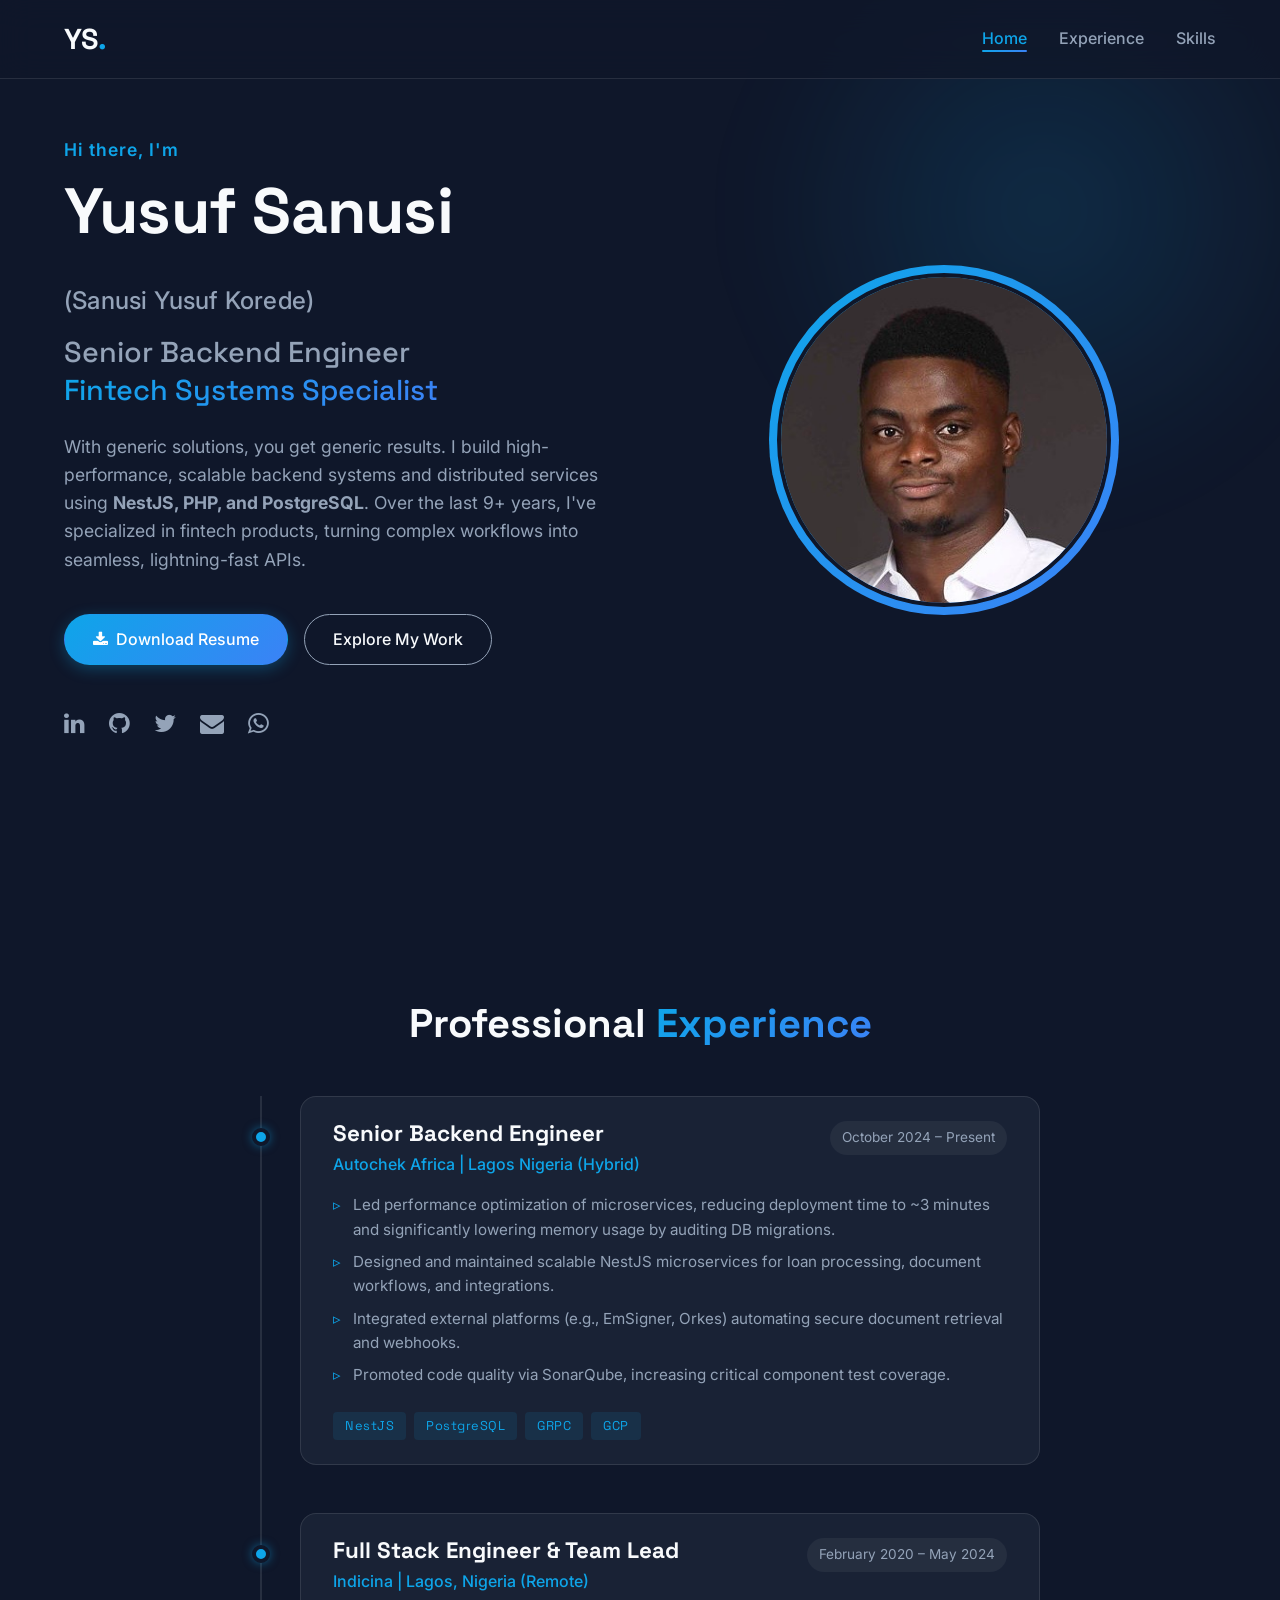
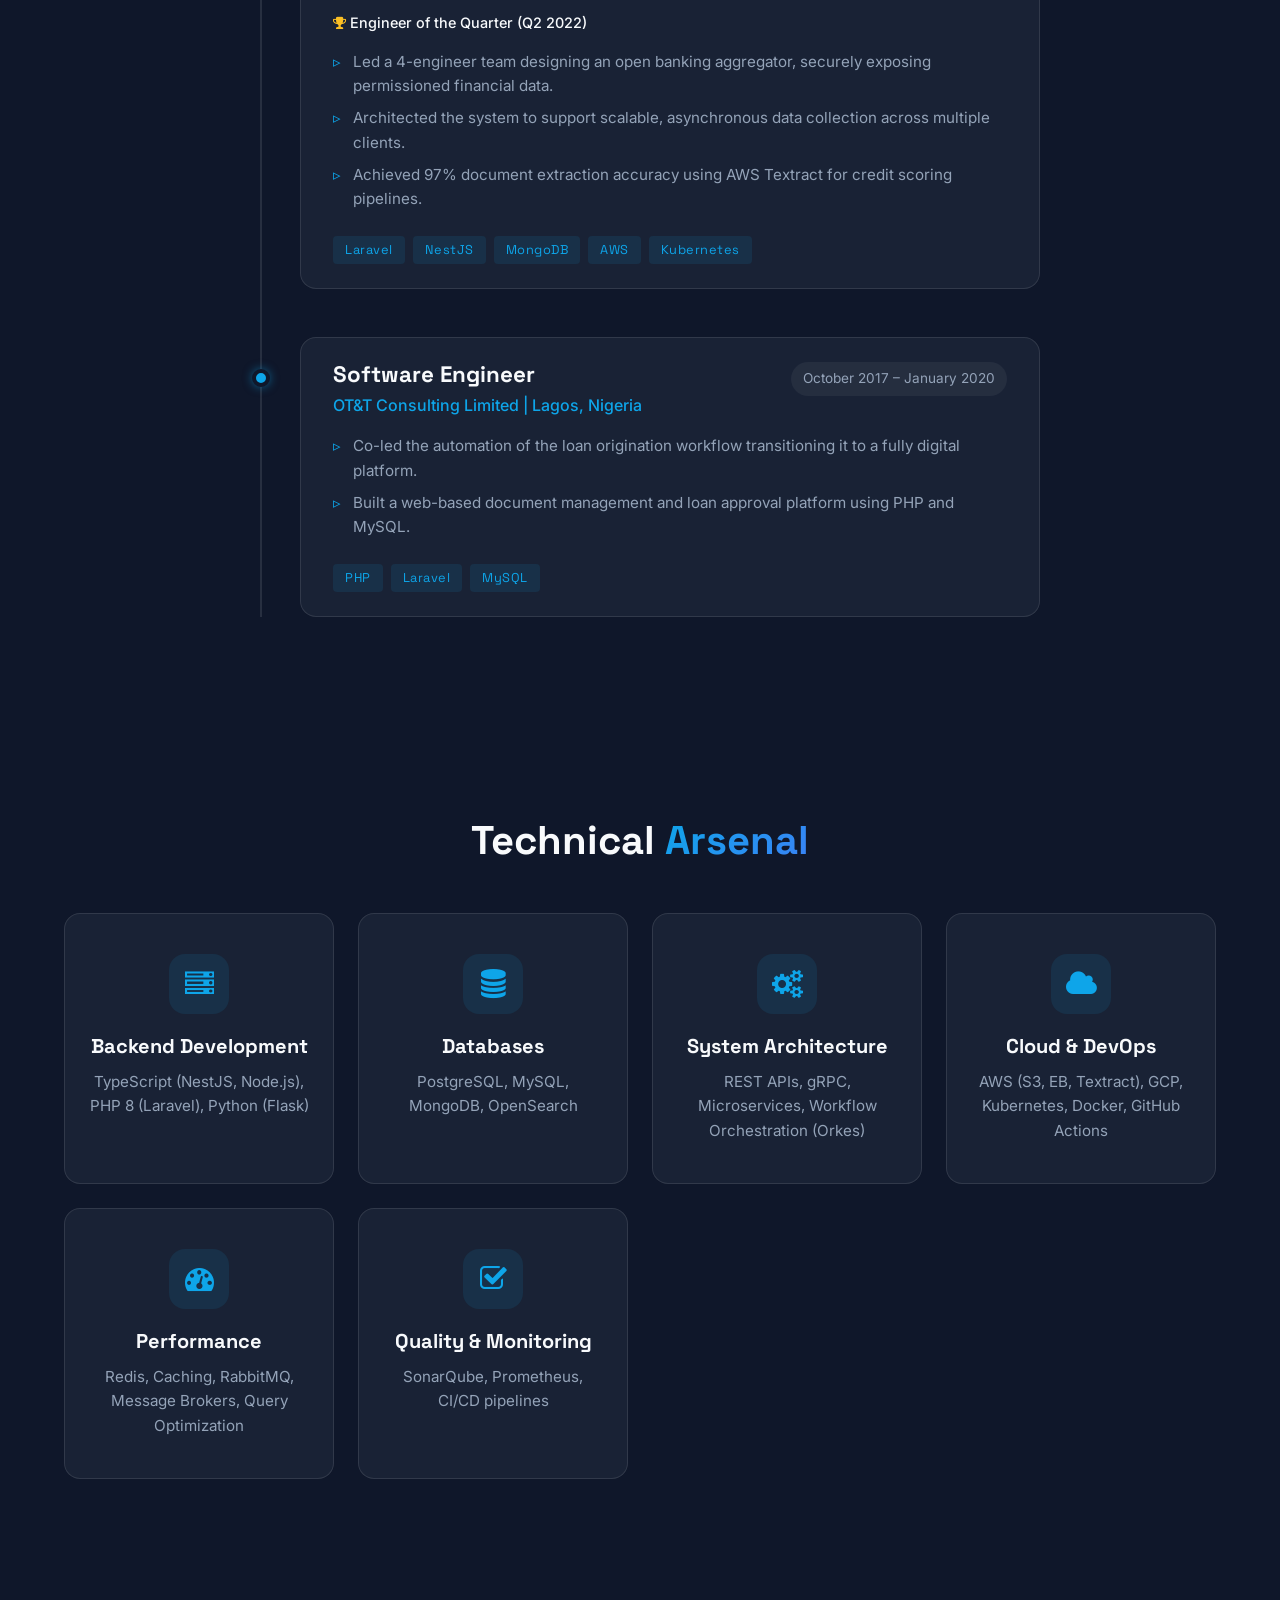
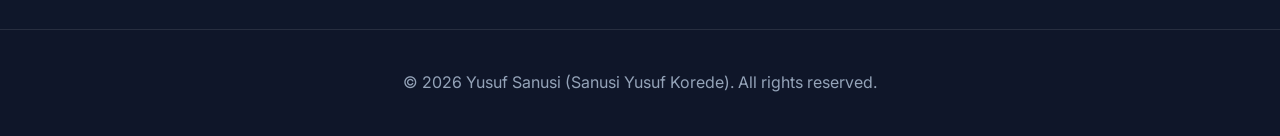
<file: index.html>
<!DOCTYPE html>
<html lang="en">

<head>
  <title>Yusuf Sanusi | Senior Backend Engineer | Fintech &amp; Distributed Systems</title>
  <meta charset="UTF-8" />
  <meta name="description"
    content="Yusuf Sanusi (Sanusi Yusuf Korede) — Senior Backend Engineer with 9+ years of experience building high-performance fintech systems, distributed microservices, and scalable APIs using NestJS, PHP, PostgreSQL, and AWS. Currently at Autochek Africa." />
  <meta name="keywords"
    content="Yusuf Sanusi, Sanusi Yusuf Korede, Yusuf Korede Sanusi, Backend Engineer, Senior Backend Engineer, NestJS, PHP, PostgreSQL, Fintech Engineer, Software Engineer Nigeria, Autochek Africa, skyusuf15" />
  <meta name="author" content="Yusuf Sanusi" />
  <meta name="robots" content="index, follow" />
  <meta name="viewport" content="width=device-width, initial-scale=1.0" />

  <!-- Canonical URL -->
  <link rel="canonical" href="https://skyusuf15.github.io/" />

  <!-- Open Graph / Social Sharing -->
  <meta property="og:type" content="profile" />
  <meta property="og:title" content="Yusuf Sanusi | Senior Backend Engineer | Fintech &amp; Distributed Systems" />
  <meta property="og:description"
    content="Senior Backend Engineer with 9+ years of experience in fintech, distributed systems, and scalable APIs. Currently building at Autochek Africa using NestJS, PHP, PostgreSQL, and AWS." />
  <meta property="og:image" content="https://skyusuf15.github.io/img/ugsabfjkuysjcgKUWBRJEGCKn1.jpg" />
  <meta property="og:url" content="https://skyusuf15.github.io/" />
  <meta property="og:site_name" content="Yusuf Sanusi — Portfolio" />
  <meta property="profile:first_name" content="Yusuf" />
  <meta property="profile:last_name" content="Sanusi" />

  <!-- Twitter Card -->
  <meta name="twitter:card" content="summary_large_image" />
  <meta name="twitter:site" content="@sanusikorede1" />
  <meta name="twitter:creator" content="@sanusikorede1" />
  <meta name="twitter:title" content="Yusuf Sanusi | Senior Backend Engineer | Fintech &amp; Distributed Systems" />
  <meta name="twitter:description"
    content="Senior Backend Engineer with 9+ years of experience in fintech, distributed systems, and scalable APIs. Currently building at Autochek Africa." />
  <meta name="twitter:image" content="https://skyusuf15.github.io/img/ugsabfjkuysjcgKUWBRJEGCKn1.jpg" />

  <!-- Favicon -->
  <link href="img/favicon.ico" rel="shortcut icon" />

  <!-- Google Fonts -->
  <link rel="preconnect" href="https://fonts.googleapis.com">
  <link rel="preconnect" href="https://fonts.gstatic.com" crossorigin>
  <link
    href="https://fonts.googleapis.com/css2?family=Inter:wght@300;400;500;600&family=Space+Grotesk:wght@500;700&display=swap"
    rel="stylesheet">

  <!-- FontAwesome -->
  <link rel="stylesheet" href="https://stackpath.bootstrapcdn.com/font-awesome/4.7.0/css/font-awesome.min.css" />

  <!-- Custom Styles -->
  <link rel="stylesheet" href="css/style.css" />

  <!-- JSON-LD Schema Markup (Person) -->
  <script type="application/ld+json">
  {
    "@context": "https://schema.org",
    "@type": "Person",
    "name": "Yusuf Sanusi",
    "alternateName": "Sanusi Yusuf Korede",
    "jobTitle": "Senior Backend Engineer",
    "worksFor": {
      "@type": "Organization",
      "name": "Autochek Africa",
      "url": "https://autochek.africa"
    },
    "alumniOf": {
      "@type": "CollegeOrUniversity",
      "name": "Imo State University"
    },
    "address": {
      "@type": "PostalAddress",
      "addressLocality": "Abeokuta",
      "addressCountry": "Nigeria"
    },
    "url": "https://skyusuf15.github.io/",
    "image": "https://skyusuf15.github.io/img/ugsabfjkuysjcgKUWBRJEGCKn1.jpg",
    "sameAs": [
      "https://www.linkedin.com/in/skyusuf15/",
      "https://github.com/skyusuf15",
      "mailto:sanusikorede@gmail.com"
    ],
    "knowsAbout": [
      "NestJS",
      "NodeJS",
      "PHP",
      "Laravel",
      "TypeScript",
      "JavaScript",
      "Python",
      "MySQL",
      "PostgreSQL",
      "AWS",
      "RabbitMQ",
      "Redis",
      "Fintech",
      "Microservices",
      "Distributed Systems",
      "Backend Engineering"
    ]
  }
  </script>
</head>

<body>

  <!-- Navigation -->
  <nav class="navbar glass" role="navigation" aria-label="Main navigation">
    <div class="container nav-content">
      <div class="logo">
        <a href="#home" class="logo-text" aria-label="Yusuf Sanusi — Home">YS<span>.</span></a>
      </div>
      <ul class="nav-links">
        <li><a href="#home">Home</a></li>
        <li><a href="#experience">Experience</a></li>
        <li><a href="#skills">Skills</a></li>
      </ul>
    </div>
  </nav>

  <!-- Hero Section -->
  <header id="home" class="hero section" role="banner">
    <div class="container hero-container">
      <div class="hero-text">
        <span class="greeting">Hi there, I'm</span>
        <h1 class="title">Yusuf Sanusi
          <br>
          <span class="name-alt">(Sanusi Yusuf Korede)</span>
        </h1>
        <h2 class="subtitle">Senior Backend Engineer <br> <span class="gradient-text">Fintech Systems Specialist</span>
        </h2>
        <p class="description">
          With generic solutions, you get generic results. I build high-performance, scalable backend systems and
          distributed services using <strong>NestJS, PHP, and PostgreSQL</strong>. Over the last 9+ years, I've
          specialized in fintech products, turning complex workflows into seamless, lightning-fast APIs.
        </p>
        <div class="hero-actions">
          <a href="files/Yusuf_Sanusi_Resume.pdf" id="btn-download-resume" class="btn btn-primary" target="_blank"
            rel="noopener noreferrer" aria-label="Download Yusuf Sanusi's Resume PDF">
            <i class="fa fa-download" aria-hidden="true"></i> Download Resume
          </a>
          <a href="#experience" id="btn-explore-work" class="btn btn-secondary"
            aria-label="Explore Yusuf Sanusi's professional experience">Explore My Work</a>
        </div>
        <div class="social-links" role="list" aria-label="Social media links">
          <a href="https://www.linkedin.com/in/skyusuf15/" target="_blank" rel="noopener noreferrer"
            aria-label="Yusuf Sanusi on LinkedIn" role="listitem">
            <i class="fa fa-linkedin" aria-hidden="true"></i>
          </a>
          <a href="https://github.com/skyusuf15" target="_blank" rel="noopener noreferrer"
            aria-label="Yusuf Sanusi on GitHub" role="listitem">
            <i class="fa fa-github" aria-hidden="true"></i>
          </a>
          <a href="https://twitter.com/sanusikorede1" target="_blank" rel="noopener noreferrer"
            aria-label="Yusuf Sanusi on Twitter / X" role="listitem">
            <i class="fa fa-twitter" aria-hidden="true"></i>
          </a>
          <a href="mailto:sanusikorede@gmail.com" aria-label="Email Yusuf Sanusi" role="listitem">
            <i class="fa fa-envelope" aria-hidden="true"></i>
          </a>
          <a href="https://api.whatsapp.com/send?phone=2348104864908" target="_blank" rel="noopener noreferrer"
            aria-label="Contact Yusuf Sanusi on WhatsApp" role="listitem">
            <i class="fa fa-whatsapp" aria-hidden="true"></i>
          </a>
        </div>
      </div>
      <div class="hero-image-container">
        <div class="image-wrapper glow-effect">
          <img src="img/ugsabfjkuysjcgKUWBRJEGCKn1.jpg"
            alt="Yusuf Sanusi — Senior Backend Engineer and Fintech Systems Specialist"
            class="profile-img"
            width="350"
            height="350"
            loading="eager"
            fetchpriority="high" />
        </div>
      </div>
    </div>
  </header>

  <!-- Experience Section -->
  <section id="experience" class="section timeline-section" aria-labelledby="experience-title">
    <div class="container">
      <h2 id="experience-title" class="section-title">Professional <span class="gradient-text">Experience</span></h2>
      <div class="timeline">

        <!-- Job 1 -->
        <article class="timeline-item appear-anim">
          <div class="timeline-dot" aria-hidden="true"></div>
          <div class="timeline-content glass-card">
            <div class="timeline-header">
              <div>
                <h3>Senior Backend Engineer</h3>
                <span class="company">Autochek Africa | Lagos Nigeria (Hybrid)</span>
              </div>
              <span class="date"><time datetime="2024-10">October 2024</time> – Present</span>
            </div>
            <ul class="timeline-details" aria-label="Key achievements at Autochek Africa">
              <li>Led performance optimization of microservices, reducing deployment time to ~3 minutes and
                significantly lowering memory usage by auditing DB migrations.</li>
              <li>Designed and maintained scalable NestJS microservices for loan processing, document workflows, and
                integrations.</li>
              <li>Integrated external platforms (e.g., EmSigner, Orkes) automating secure document retrieval and
                webhooks.</li>
              <li>Promoted code quality via SonarQube, increasing critical component test coverage.</li>
            </ul>
            <div class="tech-stack" aria-label="Technologies used">
              <span class="tech-tag">NestJS</span>
              <span class="tech-tag">PostgreSQL</span>
              <span class="tech-tag">GRPC</span>
              <span class="tech-tag">GCP</span>
            </div>
          </div>
        </article>

        <!-- Job 2 -->
        <article class="timeline-item appear-anim">
          <div class="timeline-dot" aria-hidden="true"></div>
          <div class="timeline-content glass-card">
            <div class="timeline-header">
              <div>
                <h3>Full Stack Engineer &amp; Team Lead</h3>
                <span class="company">Indicina | Lagos, Nigeria (Remote)</span>
              </div>
              <span class="date"><time datetime="2020-02">February 2020</time> – <time datetime="2024-05">May 2024</time></span>
            </div>
            <p class="timeline-award"><i class="fa fa-trophy highlight-yellow" aria-hidden="true"></i> Engineer of the Quarter (Q2 2022)
            </p>
            <ul class="timeline-details" aria-label="Key achievements at Indicina">
              <li>Led a 4-engineer team designing an open banking aggregator, securely exposing permissioned financial
                data.</li>
              <li>Architected the system to support scalable, asynchronous data collection across multiple clients.</li>
              <li>Achieved 97% document extraction accuracy using AWS Textract for credit scoring pipelines.</li>
            </ul>
            <div class="tech-stack" aria-label="Technologies used">
              <span class="tech-tag">Laravel</span>
              <span class="tech-tag">NestJS</span>
              <span class="tech-tag">MongoDB</span>
              <span class="tech-tag">AWS</span>
              <span class="tech-tag">Kubernetes</span>
            </div>
          </div>
        </article>

        <!-- Job 3 -->
        <article class="timeline-item appear-anim">
          <div class="timeline-dot" aria-hidden="true"></div>
          <div class="timeline-content glass-card">
            <div class="timeline-header">
              <div>
                <h3>Software Engineer</h3>
                <span class="company">OT&amp;T Consulting Limited | Lagos, Nigeria</span>
              </div>
              <span class="date"><time datetime="2017-10">October 2017</time> – <time datetime="2020-01">January 2020</time></span>
            </div>
            <ul class="timeline-details" aria-label="Key achievements at OT&T Consulting">
              <li>Co-led the automation of the loan origination workflow transitioning it to a fully digital platform.
              </li>
              <li>Built a web-based document management and loan approval platform using PHP and MySQL.</li>
            </ul>
            <div class="tech-stack" aria-label="Technologies used">
              <span class="tech-tag">PHP</span>
              <span class="tech-tag">Laravel</span>
              <span class="tech-tag">MySQL</span>
            </div>
          </div>
        </article>

      </div>
    </div>
  </section>

  <!-- Skills Section -->
  <section id="skills" class="section skills-section" aria-labelledby="skills-title">
    <div class="container">
      <h2 id="skills-title" class="section-title">Technical <span class="gradient-text">Arsenal</span></h2>

      <div class="skills-grid">
        <div class="skill-card glass-card">
          <div class="icon-box" aria-hidden="true"><i class="fa fa-server"></i></div>
          <h3>Backend Development</h3>
          <p>TypeScript (NestJS, Node.js), PHP 8 (Laravel), Python (Flask)</p>
        </div>

        <div class="skill-card glass-card">
          <div class="icon-box" aria-hidden="true"><i class="fa fa-database"></i></div>
          <h3>Databases</h3>
          <p>PostgreSQL, MySQL, MongoDB, OpenSearch</p>
        </div>

        <div class="skill-card glass-card">
          <div class="icon-box" aria-hidden="true"><i class="fa fa-cogs"></i></div>
          <h3>System Architecture</h3>
          <p>REST APIs, gRPC, Microservices, Workflow Orchestration (Orkes)</p>
        </div>

        <div class="skill-card glass-card">
          <div class="icon-box" aria-hidden="true"><i class="fa fa-cloud"></i></div>
          <h3>Cloud &amp; DevOps</h3>
          <p>AWS (S3, EB, Textract), GCP, Kubernetes, Docker, GitHub Actions</p>
        </div>

        <div class="skill-card glass-card">
          <div class="icon-box" aria-hidden="true"><i class="fa fa-tachometer"></i></div>
          <h3>Performance</h3>
          <p>Redis, Caching, RabbitMQ, Message Brokers, Query Optimization</p>
        </div>

        <div class="skill-card glass-card">
          <div class="icon-box" aria-hidden="true"><i class="fa fa-check-square-o"></i></div>
          <h3>Quality &amp; Monitoring</h3>
          <p>SonarQube, Prometheus, CI/CD pipelines</p>
        </div>
      </div>
    </div>
  </section>

  <!-- Main JS -->
  <script src="js/main.js" defer></script>

  <!-- Footer -->
  <footer class="footer" role="contentinfo">
    <div class="container text-center">
      <p>&copy; <span id="current-year"></span> Yusuf Sanusi (Sanusi Yusuf Korede). All rights reserved.</p>
      <script>document.getElementById('current-year').textContent = new Date().getFullYear();</script>
    </div>
  </footer>

</body>

</html>
</file>
<file: css/style.css>
/* ==========================================================================
   Design Tokens & Resets
   ========================================================================== */
:root {
  --bg-color: #0f172a;
  --bg-color-alt: #1e293b;
  --glass-bg: rgba(30, 41, 59, 0.7);
  --glass-border: rgba(255, 255, 255, 0.1);
  --text-primary: #f8fafc;
  --text-secondary: #94a3b8;
  --accent-cyan: #0ea5e9;
  --accent-blue: #3b82f6;
  --accent-purple: #8b5cf6;
  --gradient-main: linear-gradient(135deg, var(--accent-cyan), var(--accent-blue));
  --font-body: 'Inter', sans-serif;
  --font-heading: 'Space Grotesk', sans-serif;
  --transition-fast: 0.2s ease;
  --transition-normal: 0.3s ease;
}

* {
  margin: 0;
  padding: 0;
  box-sizing: border-box;
}

html {
  scroll-behavior: smooth;
  scroll-padding-top: 80px; /* offset for fixed navbar */
}

body {
  font-family: var(--font-body);
  background-color: var(--bg-color);
  color: var(--text-primary);
  line-height: 1.6;
  overflow-x: hidden;
  -webkit-font-smoothing: antialiased;
}

a {
  text-decoration: none;
  color: inherit;
  transition: var(--transition-normal);
}

ul {
  list-style: none;
}

.container {
  max-width: 1200px;
  margin: 0 auto;
  padding: 0 24px;
}

.section {
  padding: 100px 0;
}

.section-title {
  font-family: var(--font-heading);
  font-size: 2.5rem;
  margin-bottom: 3rem;
  text-align: center;
}

.gradient-text {
  background: var(--gradient-main);
  -webkit-background-clip: text;
  -webkit-text-fill-color: transparent;
  background-clip: text;
  color: transparent;
}

/* ==========================================================================
   Typography
   ========================================================================== */
h1, h2, h3, h4, h5, h6 {
  font-family: var(--font-heading);
  color: var(--text-primary);
  line-height: 1.2;
}

p {
  color: var(--text-secondary);
}

/* ==========================================================================
   Components: Buttons & Glass Cards
   ========================================================================== */
.btn {
  display: inline-flex;
  align-items: center;
  justify-content: center;
  padding: 12px 28px;
  border-radius: 50px;
  font-weight: 500;
  font-size: 1rem;
  cursor: pointer;
  border: 1px solid transparent;
  gap: 8px;
}

.btn-primary {
  background: var(--gradient-main);
  color: #fff;
  box-shadow: 0 4px 15px rgba(14, 165, 233, 0.3);
  transition: transform var(--transition-normal), box-shadow var(--transition-normal), filter var(--transition-normal);
}

.btn-primary:hover,
.btn-primary:focus-visible {
  transform: translateY(-3px);
  box-shadow: 0 8px 24px rgba(14, 165, 233, 0.55);
  filter: brightness(1.12);
}

.btn-primary:active {
  transform: translateY(0);
  box-shadow: 0 2px 8px rgba(14, 165, 233, 0.3);
}

.btn-secondary {
  background: transparent;
  border-color: var(--text-secondary);
  color: var(--text-primary);
  transition: border-color var(--transition-normal), color var(--transition-normal), background var(--transition-normal), transform var(--transition-normal);
}

.btn-secondary:hover,
.btn-secondary:focus-visible {
  border-color: var(--accent-cyan);
  color: var(--accent-cyan);
  background: rgba(14, 165, 233, 0.08);
  transform: translateY(-2px);
}

.btn-secondary:active {
  transform: translateY(0);
}

/* Keyboard focus rings for accessibility */
a:focus-visible,
button:focus-visible {
  outline: 2px solid var(--accent-cyan);
  outline-offset: 3px;
  border-radius: 4px;
}

.glass-card {
  background: var(--glass-bg);
  backdrop-filter: blur(12px);
  -webkit-backdrop-filter: blur(12px);
  border: 1px solid var(--glass-border);
  border-radius: 16px;
  padding: 32px;
  transition: transform var(--transition-normal), box-shadow var(--transition-normal);
}

.glass-card:hover {
  transform: translateY(-5px);
  box-shadow: 0 10px 30px rgba(0, 0, 0, 0.5);
  border-color: rgba(255, 255, 255, 0.2);
}

/* ==========================================================================
   Navigation
   ========================================================================== */
.navbar {
  position: fixed;
  top: 0;
  left: 0;
  width: 100%;
  z-index: 1000;
  background: rgba(15, 23, 42, 0.8);
  backdrop-filter: blur(16px);
  -webkit-backdrop-filter: blur(16px);
  border-bottom: 1px solid var(--glass-border);
  padding: 1rem 0;
}

.nav-content {
  display: flex;
  justify-content: space-between;
  align-items: center;
}

.logo-text {
  font-family: var(--font-heading);
  font-size: 1.8rem;
  font-weight: 700;
}

.logo-text span {
  color: var(--accent-cyan);
}

.nav-links {
  display: flex;
  gap: 2rem;
}

.nav-links a {
  font-size: 1rem;
  font-weight: 500;
  color: var(--text-secondary);
}

.nav-links a:hover,
.nav-links a.active {
  color: var(--accent-cyan);
}

.nav-links a.active {
  position: relative;
}

.nav-links a.active::after {
  content: '';
  position: absolute;
  bottom: -4px;
  left: 0;
  width: 100%;
  height: 2px;
  background: var(--gradient-main);
  border-radius: 2px;
}

/* ==========================================================================
   Hero Section
   ========================================================================== */
.hero {
  min-height: 100vh;
  display: flex;
  align-items: center;
  position: relative;
  overflow: hidden;
  padding-top: 80px; /* offset for nav */
}

/* Subtle background glowing orb */
.hero::before {
  content: '';
  position: absolute;
  top: -10%;
  right: -5%;
  width: 600px;
  height: 600px;
  background: radial-gradient(circle, rgba(14,165,233,0.15) 0%, rgba(15,23,42,0) 70%);
  border-radius: 50%;
  z-index: -1;
  filter: blur(40px);
}

.hero-container {
  display: grid;
  grid-template-columns: 1fr 1fr;
  gap: 4rem;
  align-items: center;
}

.hero-text {
  max-width: 600px;
}

.greeting {
  display: block;
  font-size: 1.1rem;
  color: var(--accent-cyan);
  font-weight: 600;
  margin-bottom: 0.5rem;
  letter-spacing: 1px;
}

.title {
  font-size: 4rem;
  margin-bottom: 0.5rem;
  letter-spacing: -0.5px;
}

.name-alt {
  font-size: 0.38em;
  color: var(--text-secondary);
  font-weight: 500;
  font-family: var(--font-body);
  letter-spacing: 0.2px;
  display: inline-block;
  margin-top: 2px;
}

.subtitle {
  font-size: 1.8rem;
  font-weight: 500;
  color: var(--text-secondary);
  line-height: 1.3;
  margin-bottom: 1.5rem;
}

.description {
  font-size: 1.1rem;
  margin-bottom: 2.5rem;
}

.hero-actions {
  display: flex;
  gap: 1rem;
  margin-bottom: 2.5rem;
}

.social-links {
  display: flex;
  gap: 1.5rem;
}

.social-links a {
  font-size: 1.5rem;
  color: var(--text-secondary);
}

.social-links a:hover {
  color: var(--accent-cyan);
  transform: translateY(-3px);
}

.hero-image-container {
  display: flex;
  justify-content: center;
}

.image-wrapper {
  position: relative;
  width: 350px;
  height: 350px;
  border-radius: 50%;
  padding: 8px;
  background: var(--gradient-main);
  animation: float 6s ease-in-out infinite;
}

.profile-img {
  width: 100%;
  height: 100%;
  border-radius: 50%;
  object-fit: cover;
  border: 4px solid var(--bg-color);
}

@keyframes float {
  0% { transform: translateY(0px); }
  50% { transform: translateY(-15px); }
  100% { transform: translateY(0px); }
}

/* ==========================================================================
   Experience Section (Timeline)
   ========================================================================== */
.timeline {
  position: relative;
  max-width: 800px;
  margin: 0 auto;
}

.timeline::before {
  content: '';
  position: absolute;
  top: 0;
  left: 20px;
  height: 100%;
  width: 2px;
  background: var(--glass-border);
}

.timeline-item {
  position: relative;
  margin-bottom: 3rem;
  padding-left: 60px;
}

.timeline-item:last-child {
  margin-bottom: 0;
}

.timeline-dot {
  position: absolute;
  left: 12px;
  top: 32px;
  width: 18px;
  height: 18px;
  border-radius: 50%;
  background: var(--accent-cyan);
  border: 4px solid var(--bg-color);
  box-shadow: 0 0 10px rgba(14, 165, 233, 0.5);
  z-index: 2;
}

.timeline-content {
  padding: 24px 32px;
}

.timeline-header {
  display: flex;
  justify-content: space-between;
  align-items: flex-start;
  margin-bottom: 1rem;
  flex-wrap: wrap;
  gap: 10px;
}

.timeline-header h3 {
  font-size: 1.4rem;
  color: var(--text-primary);
  margin-bottom: 4px;
}

.company {
  font-size: 1rem;
  color: var(--accent-cyan);
  font-weight: 500;
}

.date {
  background: rgba(255, 255, 255, 0.05);
  padding: 6px 12px;
  border-radius: 20px;
  font-size: 0.85rem;
  color: var(--text-secondary);
}

.timeline-award {
  font-size: 0.9rem;
  color: var(--text-primary);
  margin-bottom: 1rem;
  font-weight: 500;
}

.highlight-yellow {
  color: #fbbf24;
}

.timeline-details {
  list-style-type: none;
  margin-bottom: 1.5rem;
}

.timeline-details li {
  position: relative;
  padding-left: 20px;
  margin-bottom: 8px;
  font-size: 0.95rem;
  color: var(--text-secondary);
}

.timeline-details li::before {
  content: '▹';
  position: absolute;
  left: 0;
  color: var(--accent-cyan);
}

.tech-stack {
  display: flex;
  flex-wrap: wrap;
  gap: 8px;
}

.tech-tag {
  background: rgba(14, 165, 233, 0.1);
  color: var(--accent-cyan);
  padding: 4px 12px;
  border-radius: 4px;
  font-size: 0.8rem;
  font-family: var(--font-heading);
  letter-spacing: 0.5px;
}

/* ==========================================================================
   Skills Section
   ========================================================================== */
.skills-grid {
  display: grid;
  grid-template-columns: repeat(auto-fit, minmax(260px, 1fr));
  gap: 24px;
}

.skill-card {
  text-align: center;
  padding: 40px 24px;
}

.icon-box {
  width: 60px;
  height: 60px;
  margin: 0 auto 20px;
  background: rgba(14, 165, 233, 0.1);
  border-radius: 16px;
  display: flex;
  align-items: center;
  justify-content: center;
  font-size: 1.8rem;
  color: var(--accent-cyan);
  transition: transform var(--transition-fast);
}

.skill-card:hover .icon-box {
  transform: scale(1.1) rotate(5deg);
  background: var(--gradient-main);
  color: #fff;
}

.skill-card h3 {
  margin-bottom: 12px;
  font-size: 1.25rem;
}

.skill-card p {
  font-size: 0.95rem;
}

/* ==========================================================================
   Footer
   ========================================================================== */
.footer {
  padding: 40px 0;
  border-top: 1px solid var(--glass-border);
  background: rgba(15, 23, 42, 0.95);
  margin-top: 50px;
}

.text-center {
  text-align: center;
}

/* ==========================================================================
   Scroll-triggered Appear Animation
   ========================================================================== */
.appear-anim {
  opacity: 0;
  transform: translateY(30px);
  transition: opacity 0.6s ease, transform 0.6s ease;
}

.appear-anim.is-visible {
  opacity: 1;
  transform: translateY(0);
}

/* ==========================================================================
   Responsive Design
   ========================================================================== */
@media (max-width: 992px) {
  .hero-container {
    grid-template-columns: 1fr;
    text-align: center;
    gap: 3rem;
  }

  .hero-text {
    margin: 0 auto;
  }

  .hero-actions {
    justify-content: center;
    flex-wrap: wrap;
  }

  .social-links {
    justify-content: center;
  }

  .image-wrapper {
    width: 280px;
    height: 280px;
  }

  .hero-image-container {
    order: -1; /* photo above text on tablet */
  }
}

@media (max-width: 768px) {
  .section {
    padding: 70px 0;
  }

  .section-title {
    font-size: 2rem;
    margin-bottom: 2rem;
  }

  .title {
    font-size: 2.8rem;
  }

  .subtitle {
    font-size: 1.4rem;
  }

  .timeline::before {
    left: 0;
  }

  .timeline-item {
    padding-left: 24px;
  }

  .timeline-dot {
    left: -8px;
    top: 28px;
    width: 14px;
    height: 14px;
  }

  .timeline-content {
    padding: 20px;
  }

  .timeline-header {
    flex-direction: column;
    align-items: flex-start;
  }

  .hero-actions {
    flex-direction: column;
    align-items: center;
  }

  .btn {
    width: 100%;
    max-width: 300px;
    justify-content: center;
  }
}

@media (max-width: 480px) {
  .nav-links {
    display: none; /* simple mobile nav — future: replace with hamburger */
  }

  .title {
    font-size: 2.2rem;
  }

  .name-alt {
    font-size: 0.42em;
  }

  .image-wrapper {
    width: 200px;
    height: 200px;
  }

  .skills-grid {
    grid-template-columns: 1fr;
  }

  .timeline-header .date {
    font-size: 0.78rem;
  }
}

/* ==========================================================================
   Scroll-animation JS hook
   ========================================================================== */
</file>
